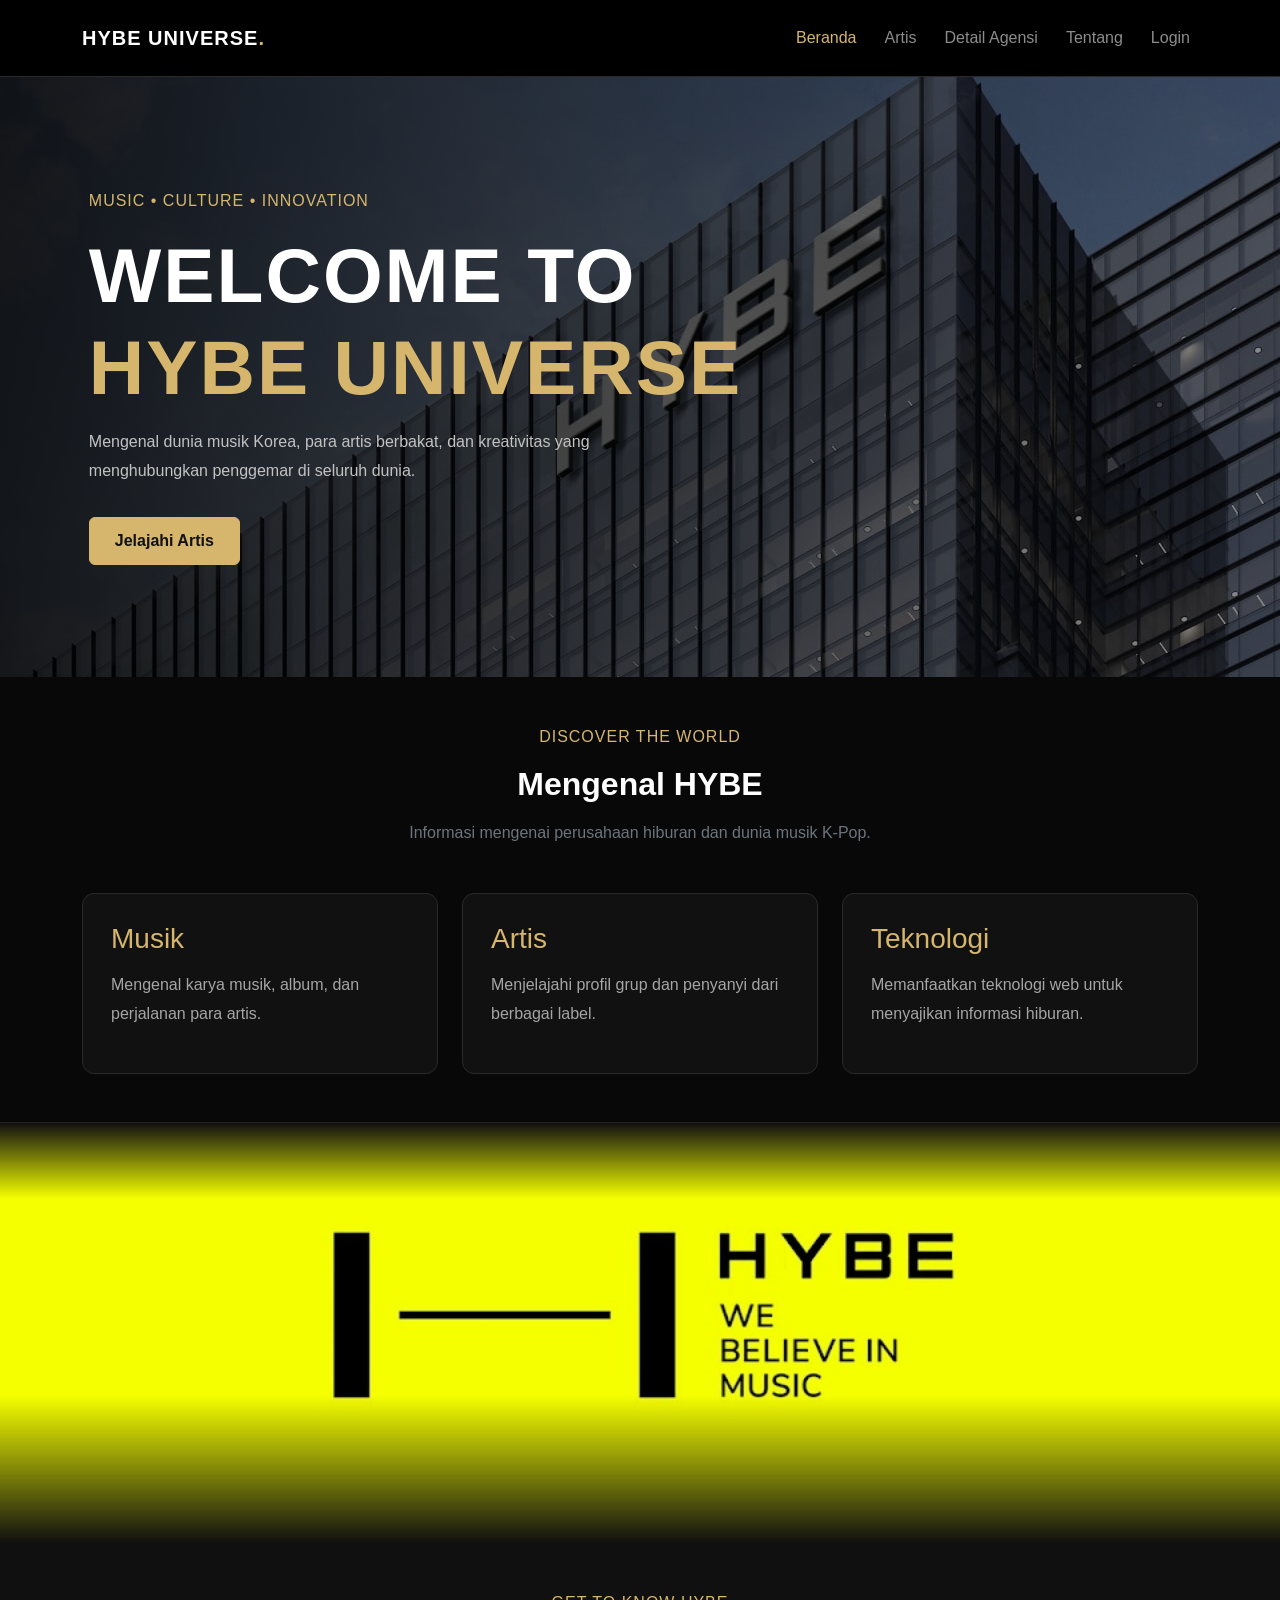
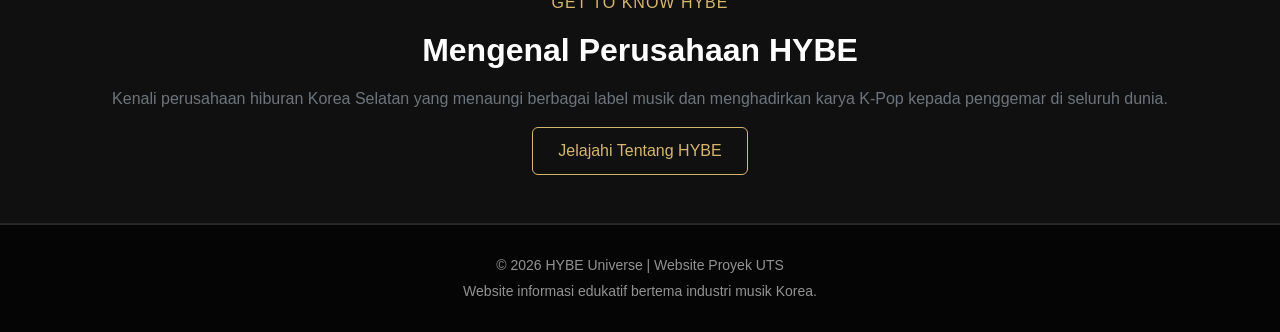
<file: index.html>
<!DOCTYPE html>
<html lang="id">
<head>
    <meta charset="UTF-8">
    <meta name="viewport" content="width=device-width, initial-scale=1.0">
    <title>HYBE Universe | Beranda</title>
    <link href="https://cdn.jsdelivr.net/npm/bootstrap@5.3.8/dist/css/bootstrap.min.css" rel="stylesheet">
    <link rel="stylesheet" href="css/style.css">
</head>

<body>
    <nav class="navbar navbar-expand-lg navbar-dark bg-black sticky-top">
        <div class="container">
            <a class="navbar-brand fw-bold" href="index.html">HYBE UNIVERSE<span>.</span></a>
            <button class="navbar-toggler" type="button" data-bs-toggle="collapse" data-bs-target="#menu">
                <span class="navbar-toggler-icon"></span>
            </button>
            <div class="collapse navbar-collapse" id="menu">
                <ul class="navbar-nav ms-auto">
                    <li class="nav-item"><a class="nav-link active" href="index.html">Beranda</a></li>
                    <li class="nav-item"><a class="nav-link" href="artis.html">Artis</a></li>
                    <li class="nav-item"><a class="nav-link" href="detail.html?jenis=agensi">Detail Agensi</a></li>
                    <li class="nav-item"><a class="nav-link" href="tentang.html">Tentang</a></li>
                    <li class="nav-item"><a class="nav-link" href="login.html">Login</a></li>
                </ul>
            </div>
        </div>
    </nav>
    
    <header class="hero">
        <div class="container">
            <p class="text-gold">MUSIC • CULTURE • INNOVATION</p>
            <h1>WELCOME TO<br><span>HYBE UNIVERSE</span></h1>
            <p class="hero-text">
                Mengenal dunia musik Korea, para artis berbakat,
                dan kreativitas yang menghubungkan penggemar di seluruh dunia.</p>
            <a href="artis.html" class="btn btn-gold mt-3">Jelajahi Artis</a>
        </div>
    </header>

    <section class="container py-5">
        <div class="text-center mb-5">
            <p class="text-gold">DISCOVER THE WORLD</p>
            <h2 class="section-title">Mengenal HYBE</h2>
            <p class="text-secondary">Informasi mengenai perusahaan hiburan dan dunia musik K-Pop.</p>
        </div>

        <div class="row g-4">
            <div class="col-md-4">
                <div class="info-card h-100">
                    <h3>Musik</h3>
                    <p>Mengenal karya musik, album, dan perjalanan para artis.</p>
                </div>
            </div>

            <div class="col-md-4">
                <div class="info-card h-100">
                    <h3>Artis</h3>
                    <p>Menjelajahi profil grup dan penyanyi dari berbagai label.</p>
                </div>
            </div>

            <div class="col-md-4">
                <div class="info-card h-100">
                    <h3>Teknologi</h3>
                    <p>Memanfaatkan teknologi web untuk menyajikan informasi hiburan.</p>
                </div>
            </div>
        </div>
    </section>

    <section class="highlight-section">
        <div class="hybe-image">
            <img src="GAMBAR/Label HYBE.jpg"
                 alt="Logo HYBE We Believe in Music"
                 class="hybe-logo">
        </div>

        <div class="container text-center py-5">
            <p class="text-gold">GET TO KNOW HYBE</p>
            <h2 class="section-title">Mengenal Perusahaan HYBE</h2>
            <p class="text-secondary">
                Kenali perusahaan hiburan Korea Selatan yang menaungi
                berbagai label musik dan menghadirkan karya K-Pop
                kepada penggemar di seluruh dunia.</p>
            <a href="tentang.html" class="btn btn-outline-gold">Jelajahi Tentang HYBE</a>
        </div>
    </section>

    <footer class="footer text-center">
        <p>© 2026 HYBE Universe | Website Proyek UTS</p>
        <p>Website informasi edukatif bertema industri musik Korea.</p>
    </footer>

    <script src="https://cdn.jsdelivr.net/npm/bootstrap@5.3.8/dist/js/bootstrap.bundle.min.js"></script>
</body>
</html>
</file>
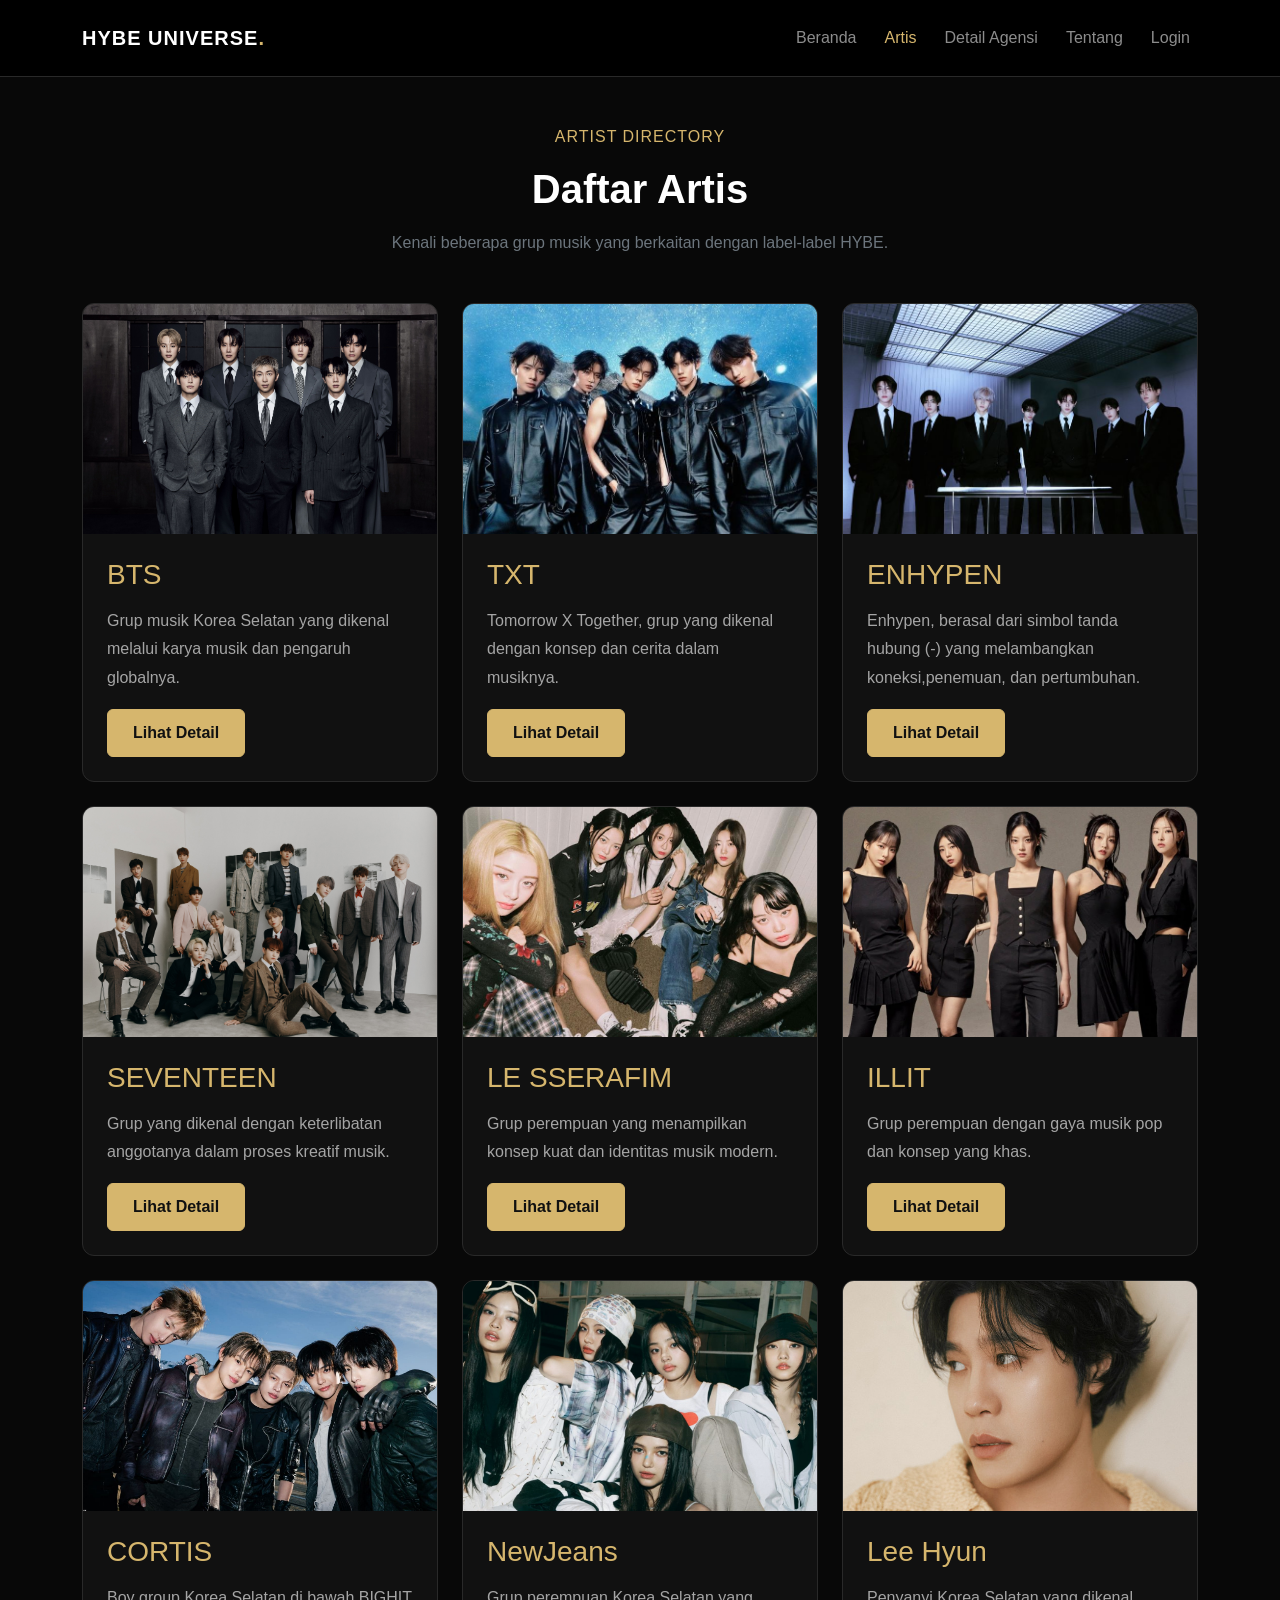
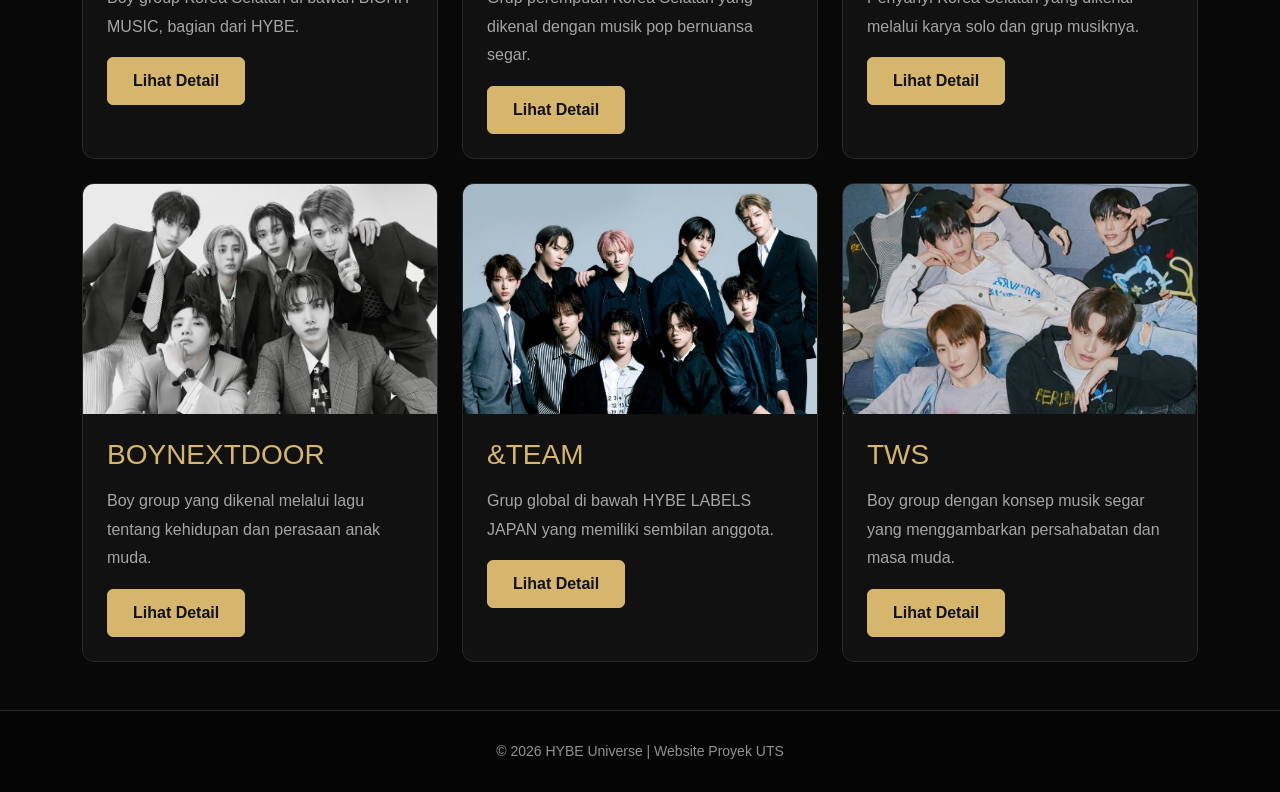
<file: artis.html>
<!DOCTYPE html>
<html lang="id">
<head>
    <meta charset="UTF-8">
    <meta name="viewport" content="width=device-width, initial-scale=1.0">
    <title>HYBE Universe | Daftar Artis</title>
    <link href="https://cdn.jsdelivr.net/npm/bootstrap@5.3.8/dist/css/bootstrap.min.css" rel="stylesheet">
    <link rel="stylesheet" href="css/style.css">
</head>

<body>
    <nav class="navbar navbar-expand-lg navbar-dark bg-black sticky-top">
        <div class="container">
            <a class="navbar-brand fw-bold" href="index.html">HYBE UNIVERSE<span>.</span></a>
            <button class="navbar-toggler" data-bs-toggle="collapse" data-bs-target="#menu">
                <span class="navbar-toggler-icon"></span>
            </button>
            <div class="collapse navbar-collapse" id="menu">
                <ul class="navbar-nav ms-auto">
                    <li class="nav-item"><a class="nav-link" href="index.html">Beranda</a></li>
                    <li class="nav-item"><a class="nav-link active" href="artis.html">Artis</a></li>
                    <li class="nav-item"><a class="nav-link" href="detail.html?jenis=agensi">Detail Agensi</a></li>
                    <li class="nav-item"><a class="nav-link" href="tentang.html">Tentang</a></li>
                    <li class="nav-item"><a class="nav-link" href="login.html">Login</a></li>
                </ul>
            </div>
        </div>
    </nav>

    <section class="container py-5">
        <div class="text-center mb-5">
            <p class="text-gold">ARTIST DIRECTORY</p>
            <h1 class="section-title">Daftar Artis</h1>
            <p class="text-secondary">Kenali beberapa grup musik yang berkaitan dengan label-label HYBE.</p>
        </div>

        <div class="row g-4">
            <div class="col-md-6 col-lg-4">
                <div class="artist-card h-100">
                    <img src="GAMBAR/BTS.jpg"
                            alt="Foto grup BTS"
                            class="artist-img">
                    <div class="p-4">
                        <h3>BTS</h3>
                        <p>Grup musik Korea Selatan yang dikenal melalui karya musik dan pengaruh globalnya.</p>
                        <a href="detail.html?artis=BTS" class="btn btn-gold">Lihat Detail</a>
                    </div>
                </div>
            </div>

            <div class="col-md-6 col-lg-4">
                <div class="artist-card h-100">
                    <img src="GAMBAR/TXT.jpg"
                            alt="Foto grup TXT"
                            class="artist-img">
                    <div class="p-4">
                        <h3>TXT</h3>
                        <p>Tomorrow X Together, grup yang dikenal dengan konsep dan cerita dalam musiknya.</p>
                        <a href="detail.html?artis=TXT" class="btn btn-gold">Lihat Detail</a>
                    </div>
                </div>
            </div>

            <div class="col-md-6 col-lg-4">
                <div class="artist-card h-100">
                    <img src="GAMBAR/ENHYPEN.jpg"
                            alt="Foto grup ENHYPEN"
                            class="artist-img">
                    <div class="p-4">
                        <h3>ENHYPEN</h3>
                        <p>Enhypen, berasal dari simbol tanda hubung (-) yang melambangkan koneksi,penemuan, dan pertumbuhan.</p>
                        <a href="detail.html?artis=ENHYPEN" class="btn btn-gold">Lihat Detail</a>
                    </div>
                </div>
            </div>

            <div class="col-md-6 col-lg-4">
                <div class="artist-card h-100">
                    <img src="GAMBAR/SEVENTEEN.jpg"
                            alt="Foto grup SEVENTEEN"
                            class="artist-img">
                    <div class="p-4">
                        <h3>SEVENTEEN</h3>
                        <p>Grup yang dikenal dengan keterlibatan anggotanya dalam proses kreatif musik.</p>
                        <a href="detail.html?artis=SEVENTEEN" class="btn btn-gold">Lihat Detail</a>
                    </div>
                </div>
            </div>

            <div class="col-md-6 col-lg-4">
                <div class="artist-card h-100">
                    <img src="GAMBAR/LE SSERAFIM.jpg"
                            alt="Foto grup LE SSERAFIM"
                            class="artist-img">
                    <div class="p-4">
                        <h3>LE SSERAFIM</h3>
                        <p>Grup perempuan yang menampilkan konsep kuat dan identitas musik modern.</p>
                        <a href="detail.html?artis=LE%20SSERAFIM" class="btn btn-gold">Lihat Detail</a>
                    </div>
                </div>
            </div>

            <div class="col-md-6 col-lg-4">
                <div class="artist-card h-100">
                    <img src="GAMBAR/ILLIT.jpg"
                            alt="Foto grup ILLIT"
                            class="artist-img">
                    <div class="p-4">
                        <h3>ILLIT</h3>
                        <p>Grup perempuan dengan gaya musik pop dan konsep yang khas.</p>
                        <a href="detail.html?artis=ILLIT" class="btn btn-gold">Lihat Detail</a>
                    </div>
                </div>
            </div>

           <div class="col-md-6 col-lg-4">
                <div class="artist-card h-100">
                    <img src="GAMBAR/CORTIS.jpg"
                            alt="Foto grup CORTIS"
                            class="artist-img">
                    <div class="p-4">
                        <h3>CORTIS</h3>
                        <p>Boy group Korea Selatan di bawah BIGHIT MUSIC, bagian dari HYBE.</p>
                        <a href="detail.html?artis=CORTIS" class="btn btn-gold">Lihat Detail</a>
                    </div>
                </div>
            </div>

            <div class="col-md-6 col-lg-4">
                <div class="artist-card h-100">
                    <img src="GAMBAR/NEWJEANS.jpg"
                            alt="Foto grup NewJeans"
                            class="artist-img">
                    <div class="p-4">
                        <h3>NewJeans</h3>
                        <p>Grup perempuan Korea Selatan yang dikenal dengan musik pop bernuansa segar.</p>
                        <a href="detail.html?artis=NEWJEANS" class="btn btn-gold">Lihat Detail</a>
                    </div>
                </div>
            </div>

            <div class="col-md-6 col-lg-4">
                <div class="artist-card h-100">
                    <img src="GAMBAR/LEE HYUN.jpg"
                            alt="Foto penyanyi Lee Hyun"
                            class="artist-img">
                    <div class="p-4">
                        <h3>Lee Hyun</h3>
                        <p>Penyanyi Korea Selatan yang dikenal melalui karya solo dan grup musiknya.</p>
                        <a href="detail.html?artis=LEE HYUN" class="btn btn-gold">Lihat Detail</a>
                    </div>
                </div>
            </div>

            <div class="col-md-6 col-lg-4">
                <div class="artist-card h-100">
                    <img src="GAMBAR/BOYNEXTDOOR.jpg"
                        alt="Foto grup BOYNEXTDOOR"
                        class="artist-img">
                    <div class="p-4">
                        <h3>BOYNEXTDOOR</h3>
                        <p>Boy group yang dikenal melalui lagu tentang kehidupan dan perasaan anak muda.</p>
                        <a href="detail.html?artis=BOYNEXTDOOR"
                        class="btn btn-gold">Lihat Detail</a>
                    </div>
                </div>
            </div>

            <div class="col-md-6 col-lg-4">
                <div class="artist-card h-100">
                    <img src="GAMBAR/&TEAM.jpg"
                        alt="Foto grup &TEAM"
                        class="artist-img">
                    <div class="p-4">
                        <h3>&TEAM</h3>
                        <p>Grup global di bawah HYBE LABELS JAPAN yang memiliki sembilan anggota.</p>
                        <a href="detail.html?artis=%26TEAM"
                        class="btn btn-gold">Lihat Detail</a>
                    </div>
                </div>
            </div>

            <div class="col-md-6 col-lg-4">
                <div class="artist-card h-100">
                    <img src="GAMBAR/TWS.jpg"
                        alt="Foto grup TWS"
                        class="artist-img">
                    <div class="p-4">
                        <h3>TWS</h3>
                        <p>Boy group dengan konsep musik segar yang menggambarkan persahabatan dan masa muda.</p>
                        <a href="detail.html?artis=TWS"
                        class="btn btn-gold">Lihat Detail</a>
                    </div>
                </div>
            </div>
        </div>
    </section>

    <footer class="footer text-center">
        <p>© 2026 HYBE Universe | Website Proyek UTS</p>
    </footer>

    <script src="https://cdn.jsdelivr.net/npm/bootstrap@5.3.8/dist/js/bootstrap.bundle.min.js"></script>
</body>
</html>
</file>
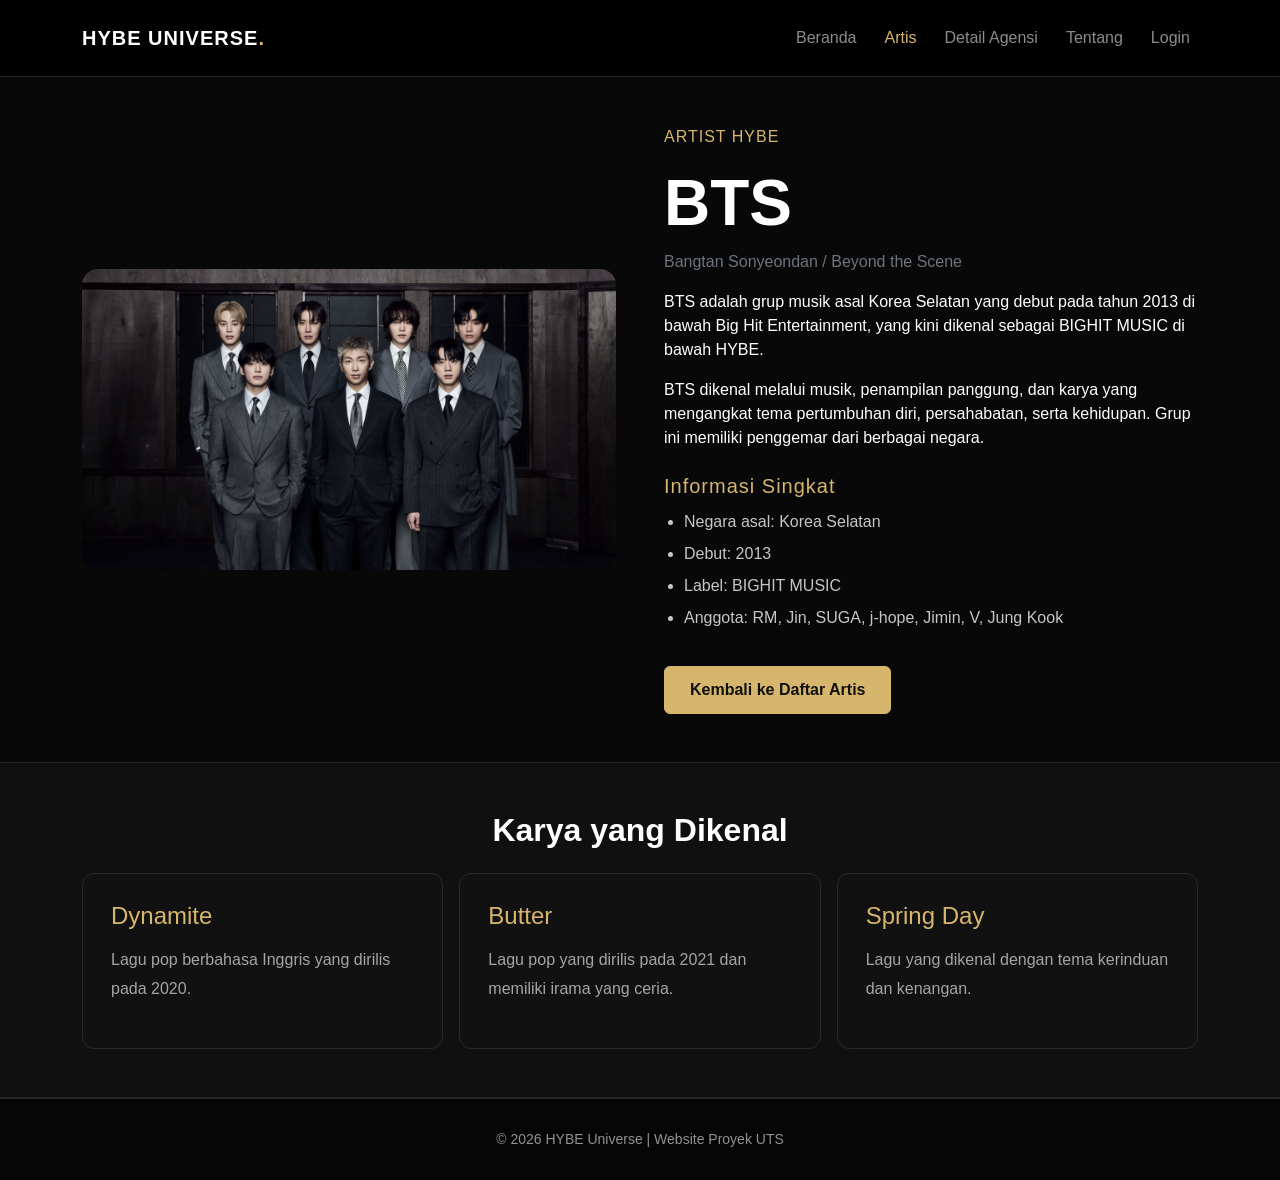
<file: detail.html>
<!DOCTYPE html>
<html lang="id">
<head>
    <meta charset="UTF-8">
    <meta name="viewport" content="width=device-width, initial-scale=1.0">
    <title>HYBE Universe | Detail Agensi</title>
    <link href="https://cdn.jsdelivr.net/npm/bootstrap@5.3.8/dist/css/bootstrap.min.css" rel="stylesheet">
    <link rel="stylesheet" href="css/style.css">
</head>

<body>
    <nav class="navbar navbar-expand-lg navbar-dark bg-black sticky-top">
        <div class="container">
            <a class="navbar-brand fw-bold" href="index.html">HYBE UNIVERSE<span>.</span></a>
            <button class="navbar-toggler" type="button"
                    data-bs-toggle="collapse"
                    data-bs-target="#menu"
                    aria-controls="menu"
                    aria-expanded="false"
                    aria-label="Buka navigasi">
                    <span class="navbar-toggler-icon"></span>
            </button>
            <div class="collapse navbar-collapse" id="menu">
                <ul class="navbar-nav ms-auto">
                    <li class="nav-item"><a class="nav-link" href="index.html">Beranda</a></li>
                    <li class="nav-item"><a class="nav-link" href="artis.html" id="menuArtis">Artis</a></li>
                    <li class="nav-item"><a class="nav-link" href="detail.html?jenis=agensi" id="menuAgensi">Detail Agensi</a></li>
                    <li class="nav-item"><a class="nav-link" href="tentang.html">Tentang</a></li>
                    <li class="nav-item"><a class="nav-link" href="login.html">Login</a></li>
                </ul>
            </div>
        </div>
    </nav>

    <section class="container py-5" id="kontenDetail" hidden>
        <div class="row align-items-center g-5">
            <div class="col-lg-6">
                <img id="gambarArtis"
                     src="GAMBAR/BTS.jpg"
                     alt="Foto grup BTS"
                     class="img-fluid rounded-4">
            </div>

            <div class="col-lg-6">
                <p class="text-gold">ARTIST HYBE</p>
                <h1 class="display-3 fw-bold" id="namaArtis">BTS</h1>
                <p class="text-secondary" id="namaLain">Bangtan Sonyeondan / Beyond the Scene</p>
                <p id="deskripsiArtis">
                    BTS adalah grup musik asal Korea Selatan yang debut pada tahun 2013
                    di bawah Big Hit Entertainment, yang kini dikenal sebagai BIGHIT MUSIC
                    di bawah HYBE.</p>
                <p id="deskripsiTambahan">
                    BTS dikenal melalui musik, penampilan panggung, dan karya yang
                    mengangkat tema pertumbuhan diri, persahabatan, serta kehidupan.
                    Grup ini memiliki penggemar dari berbagai negara.</p>

                <h5 class="text-gold mt-4">Informasi Singkat</h5>
                <ul class="detail-list">
                    <li id="negaraArtis">Negara asal: Korea Selatan</li>
                    <li id="debutArtis">Debut: 2013</li>
                    <li id="agensiArtis">Label: BIGHIT MUSIC</li>
                    <li id="anggotaArtis">Anggota: RM, Jin, SUGA, j-hope, Jimin, V, Jung Kook</li>
                </ul>
                <a href="artis.html" class="btn btn-gold mt-3">Kembali ke Daftar Artis</a>
            </div>
        </div>
    </section>

    <section class="highlight-section py-5" id="bagianKarya" hidden>
        <div class="container">
            <h2 class="section-title text-center mb-4">Karya yang Dikenal</h2>
            <div class="row g-3" id="daftarKarya">
                <div class="col-md-4">
                    <div class="info-card">
                        <h4>Dynamite</h4>
                        <p>Lagu pop berbahasa Inggris yang dirilis pada 2020.</p>
                    </div>
                </div>

                <div class="col-md-4">
                    <div class="info-card">
                        <h4>Butter</h4>
                        <p>Lagu pop yang dirilis pada 2021 dan memiliki irama yang ceria.</p>
                    </div>
                </div>

                <div class="col-md-4">
                    <div class="info-card">
                        <h4>Spring Day</h4>
                        <p>Lagu yang dikenal dengan tema kerinduan dan kenangan.</p>
                    </div>
                </div>
            </div>
        </div>
    </section>

    <section class="container py-5" id="kontenAgensi" hidden>
        <div class="text-center mb-5">
            <p class="text-gold">HYBE LABELS</p>
            <h1 class="section-title">Detail Agensi</h1>
            <p class="text-secondary">Kenali label musik dan artis yang berkaitan dengan HYBE.</p>
        </div>

        <div class="row g-4">
            <div class="col-md-6 col-lg-4">
                <div class="artist-card h-100 p-4">
                    <h3>BIGHIT MUSIC</h3>
                    <p> Big Hit Music adalah label pertama yang melahirkan HYBE. Didirikan oleh Bang Si Hyuk, label ini masih menjadi rumah bagi beberapa artis papan atas.</p>
                    <p> – BTS merupakan grup K-Pop yang debut pada 13 Juni 2013. Grup ini beranggotakan RM, Jin, SUGA, j-hope, Jimin, V, dan Jung Kook. BTS dikenal melalui lagu-lagu yang membahas perjalanan hidup, kepercayaan diri, mimpi, dan kesehatan emosional. Nama fandom BTS adalah ARMY, singkatan dari Adorable Representative M.C. for Youth.</p>
                    <p> – TOMORROW X TOGETHER (TXT) debut pada 4 Maret 2019 dengan lima anggota, yaitu Soobin, Yeonjun, Beomgyu, Taehyun, dan Huening Kai. Grup ini dikenal dengan konsep kreatif yang mengangkat persahabatan, masa muda, pertumbuhan, dan pencarian jati diri. Nama fandom TXT adalah MOA, singkatan dari Moments of Alwaysness.</p>
                    <p> – CORTIS adalah grup K-Pop pria di bawah naungan BIGHIT MUSIC yang debut pada 18 Agustus 2025. Grup ini terdiri dari lima anggota, yaitu Martin, James, Juhoon, Seonghyeon, dan Keonho. Nama fandom resmi CORTIS adalah COER, yang diumumkan oleh BIGHIT MUSIC pada November 2025. Nama ini menggabungkan kata “COR” dari CORTIS dan “ER” yang menggambarkan orang-orang yang berdiri bersama.</p>
                </div>
            </div>

            <div class="col-md-6 col-lg-4">
                <div class="artist-card h-100 p-4">
                    <h3>PLEDIS ENTERTAINMENT</h3>
                    <p> PLEDIS Entertainment adalah perusahaan hiburan asal Korea Selatan yang dikenal sebagai salah satu label di bawah HYBE. Perusahaan ini berfokus pada pengembangan artis, produksi musik, dan kegiatan hiburan.</p>
                    <p> – SEVENTEEN merupakan grup K-Pop yang debut pada 26 Mei 2015 dan memiliki 13 anggota, yaitu S.Coups, Jeonghan, Joshua, Jun, Hoshi, Wonwoo, Woozi, DK, Mingyu, The8, Seungkwan, Vernon, dan Dino. Grup ini terkenal karena kemampuan anggotanya dalam menciptakan lagu, koreografi, serta mengatur penampilan mereka sendiri. Nama fandom mereka adalah CARAT.</p>
                    <p> – TWS (Twenty Four Seven With Us): Grup yang debut pada 22 Januari 2024 dengan enam anggota, yaitu Shinyu, Dohoon, Youngjae, Hanjin, Jihoon, dan Kyungmin. TWS dikenal melalui konsep boyhood pop yang menggambarkan pengalaman masa muda, persahabatan, dan kehidupan sehari-hari. Nama fandom mereka adalah 42 (SAI).</p>
                </div>
            </div>

            <div class="col-md-6 col-lg-4">
                <div class="artist-card h-100 p-4">
                    <h3>BELIFT LAB</h3>
                    <p> Berdiri sejak 2018, BELIFT LAB adalah hasil kerja sama HYBE dengan CJ ENM. Label ini melahirkan grup-grup hasil survival show.
                    <P> – ENHYPEN: Grup yang dibentuk melalui program survival I-LAND dan debut pada 30 November 2020. Grup ini memiliki tujuh anggota, yaitu Jungwon, Heeseung, Jay, Jake, Sunghoon, Sunoo, dan Ni-ki. ENHYPEN dikenal dengan konsep musik dan visual yang sering mengangkat cerita fantasi, misteri, serta vampir. Nama fandom mereka adalah ENGENE.</P>
                    <P> – ILLIT: Grup yang debut pada 25 Maret 2024. Grup ini dikenal dengan konsep musik yang ceria, modern, dan dekat dengan kehidupan remaja. ILLIT awalnya debut dengan lima anggota, yaitu Yunah, Minju, Moka, Wonhee, dan Iroha. Nama fandom mereka adalah GLLIT.</p>
                </div>
            </div>

            <div class="col-md-6 col-lg-4">
                <div class="artist-card h-100 p-4">
                    <h3>SOURCE MUSIC</h3>
                    <p> SOURCE MUSIC adalah agensi hiburan Korea Selatan yang didirikan pada tahun 2009 dan menjadi bagian dari HYBE pada tahun 2020. Agensi ini berfokus pada pengembangan artis perempuan, produksi musik, koreografi, serta pembentukan identitas dan konsep grup. SOURCE MUSIC dikenal sebagai agensi yang menaungi LE SSERAFIM.</p>
                    <p> LE SSERAFIM: Grup perempuan yang debut pada 2 Mei 2022. Grup ini dikenal melalui konsep percaya diri, keberanian menghadapi tantangan, dan keinginan untuk terus berkembang. LE SSERAFIM saat ini dikenal dengan lima anggota, yaitu Sakura, Kim Chaewon, Huh Yunjin, Kazuha, dan Hong Eunchae. Nama fandom mereka adalah FEARNOT.</p>
                </div>
            </div>

            <div class="col-md-6 col-lg-4">
                <div class="artist-card h-100 p-4">
                    <h3>KOZ ENTERTAINMENT</h3>
                    <p> KOZ Entertainment adalah agensi musik Korea Selatan yang didirikan oleh rapper dan produser Zico pada tahun 2018. KOZ kemudian bergabung dengan HYBE pada tahun 2020. Agensi ini mengutamakan kreativitas, keunikan musikal, dan kebebasan berekspresi dalam menghasilkan karya. KOZ Entertainment menaungi artis solo dan grup yang memiliki karakter musik tersendiri.</p>
                    <p> – Zico: Artis solo, rapper, produser musik, dan pendiri KOZ Entertainment. Ia dikenal karena kemampuannya menulis lagu, memproduksi musik, serta menggabungkan unsur hip-hop dan pop.</p>
                    <p> – BOYNEXTDOOR: Grup laki-laki yang debut pada 30 Mei 2023 dengan enam anggota, yaitu Sungho, Riwoo, Jaehyun, Taesan, Leehan, dan Woonhak. Grup ini mengusung konsep yang dekat dengan kehidupan sehari-hari anak muda, seperti cinta, persahabatan, dan pengalaman masa remaja. Nama fandom mereka adalah ONEDOOR.</p>
                </div>
            </div>

            <div class="col-md-6 col-lg-4">
                <div class="artist-card h-100 p-4">
                    <h3>HYBE LABELS JAPAN</h3>
                    <p> HYBE LABELS JAPAN merupakan perusahaan hiburan yang berfokus pada pengembangan artis dan kegiatan musik di Jepang. Perusahaan ini menjadi bagian dari strategi HYBE untuk memperluas jangkauan musik ke pasar internasional. Agensi ini mengembangkan artis melalui pelatihan, produksi lagu, koreografi, promosi, serta kegiatan pertunjukan di Jepang dan berbagai negara lainnya.</p>
                    <p> &TEAM: Grup laki-laki yang debut pada 7 Desember 2022 dengan sembilan anggota, yaitu K, Fuma, Nicholas, EJ, Yuma, Jo, Harua, Taki, dan Maki. &TEAM dikenal dengan konsep kerja sama, semangat, pertumbuhan, dan hubungan antaranggotanya. Grup ini menggunakan bahasa Jepang dan Korea dalam kegiatan musiknya. Nama fandom mereka adalah LUNÉ, yang berkaitan dengan kata Prancis untuk bulan.</p>
                </div>
            </div>

            <div class="col-md-6 col-lg-4">
                <div class="artist-card h-100 p-4">
                    <h3>ADOR</h3>
                    <p> ADOR merupakan singkatan dari All Doors One Room, yaitu label hiburan Korea Selatan yang didirikan pada tahun 2021 dan menjadi bagian dari HYBE. ADOR dikenal dengan pendekatan kreatif dalam membangun identitas artis, mulai dari konsep visual, gaya berpakaian, musik, hingga strategi promosi. Label ini dikenal luas melalui grup perempuan NewJeans.</p>
                    <p> NewJeans: Grup perempuan yang debut pada 22 Juli 2022 dengan lima anggota, yaitu Minji, Hanni, Danielle, Haerin, dan Hyein. NewJeans dikenal melalui musik pop dengan nuansa R&B, konsep visual yang sederhana, serta gaya yang terinspirasi dari tren masa muda. Nama fandom mereka adalah Bunnies, yang juga dikenal dengan sebutan Korea Tokki.</p>
                </div>
            </div>

            <div class="col-md-6 col-lg-4">
                <div class="artist-card h-100 p-4">
                    <h3>BIG HIT MUSIC SOLO ARTIST</h3>
                    <p> Selain menaungi grup musik, BIGHIT MUSIC juga mengelola artis solo. Artis solo memiliki kesempatan untuk mengembangkan identitas musikal, gaya bernyanyi, dan karakter penampilan mereka sendiri. Melalui proses produksi dan promosi, artis dapat menghasilkan karya yang berbeda dari konsep grup.</p>
                    <p> Lee Hyun: Penyanyi solo asal Korea Selatan yang dikenal melalui kemampuan vokalnya dan lagu-lagu bergenre pop serta balada. Ia pernah menjadi anggota grup vokal 8Eight dan duo Homme, serta berkarier sebagai penyanyi solo di bawah Big Hit Entertainment. Lee Hyun dikenal karena karakter suaranya yang kuat dan kemampuannya membawakan lagu emosional. Informasi nama fandom resmi khusus Lee Hyun tidak dapat saya pastikan.</p>
                </div>
            </div>
        </div>

        <div class="text-center mt-4">
            <a href="artis.html" class="btn btn-gold">Kembali ke Daftar Artis</a>
        </div>
    </section>

    <footer class="footer text-center">
        <p>© 2026 HYBE Universe | Website Proyek UTS</p>
    </footer>

    <script src="https://cdn.jsdelivr.net/npm/bootstrap@5.3.8/dist/js/bootstrap.bundle.min.js"></script>
    <script src="js/detail.js"></script>
</body>
</html>
</file>
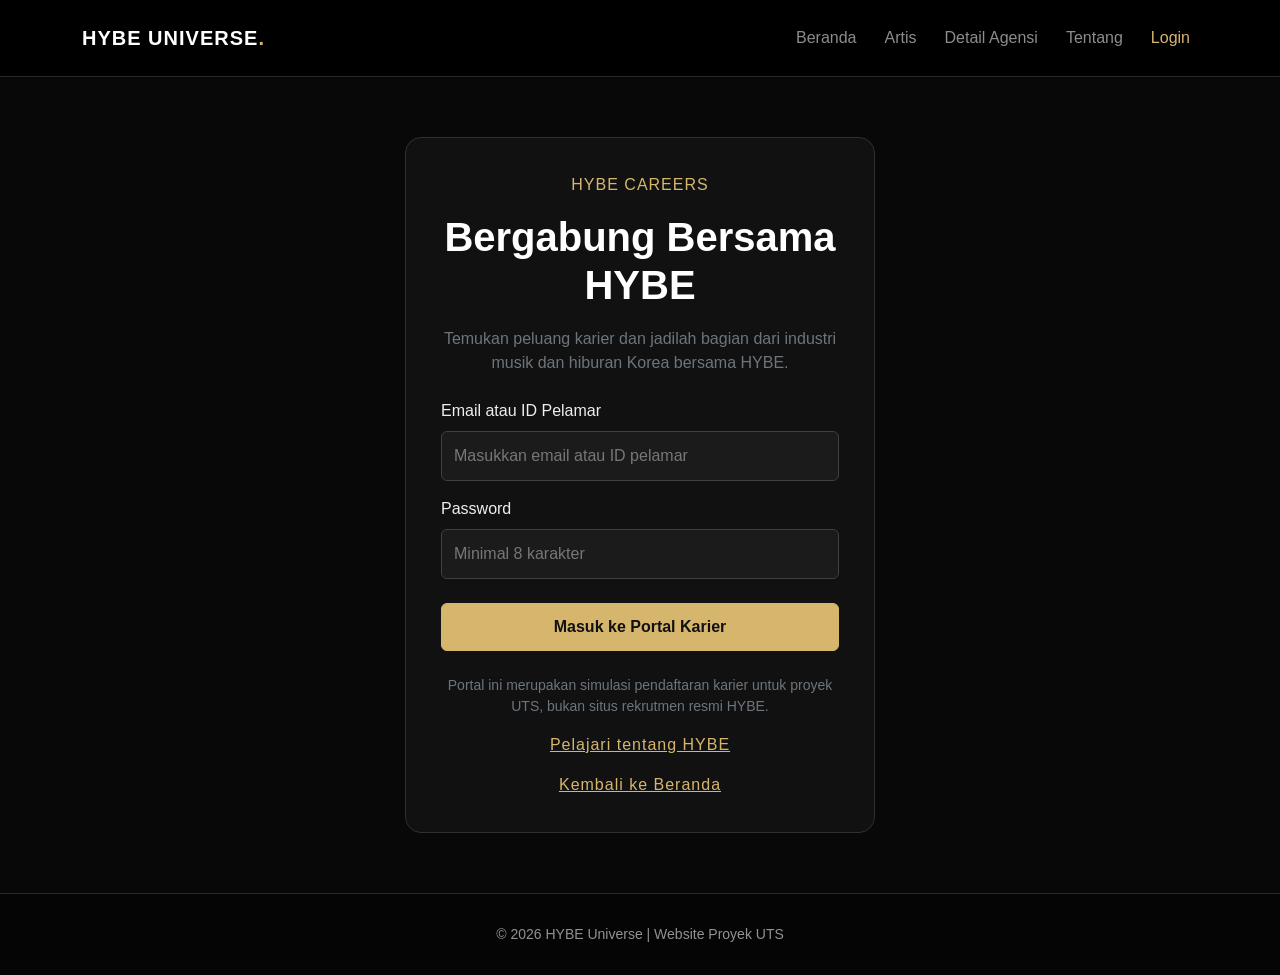
<file: login.html>
<!DOCTYPE html>
<html lang="id">
<head>
    <meta charset="UTF-8">
    <meta name="viewport" content="width=device-width, initial-scale=1.0">
    <title>HYBE Universe | Login</title>
    <link href="https://cdn.jsdelivr.net/npm/bootstrap@5.3.8/dist/css/bootstrap.min.css" rel="stylesheet">
    <link rel="stylesheet" href="css/style.css">
</head>

<body class="login-page">
    <nav class="navbar navbar-expand-lg navbar-dark bg-black">
        <div class="container">
            <a class="navbar-brand fw-bold" href="index.html">HYBE UNIVERSE<span>.</span></a>
            <button class="navbar-toggler"
                    type="button"
                    data-bs-toggle="collapse"
                    data-bs-target="#menu"
                    aria-controls="menu"
                    aria-expanded="false"
                    aria-label="Buka navigasi">
                <span class="navbar-toggler-icon"></span>
            </button>
            <div class="collapse navbar-collapse" id="menu">
                <ul class="navbar-nav ms-auto">
                    <li class="nav-item"><a class="nav-link" href="index.html">Beranda</a></li>
                    <li class="nav-item"><a class="nav-link" href="artis.html">Artis</a></li>
                    <li class="nav-item"><a class="nav-link" href="detail.html?jenis=agensi">Detail Agensi</a></li>
                    <li class="nav-item"><a class="nav-link" href="tentang.html">Tentang</a></li>
                    <li class="nav-item"><a class="nav-link active" href="login.html">Login</a></li>
                </ul>
            </div>
        </div>
    </nav>

    <main class="container login-container">
        <div class="login-card">
            <div class="text-center mb-4">
                <p class="text-gold">HYBE CAREERS</p>
                <h1 class="section-title">Bergabung Bersama HYBE</h1>
                <p class="text-secondary">
                    Temukan peluang karier dan jadilah bagian dari
                    industri musik dan hiburan Korea bersama HYBE.</p>
            </div>

            <div id="pesan" aria-live="polite"></div>
                <form id="formLogin" novalidate>
                    <div class="mb-3">
                        <label for="username" class="form-label">Email atau ID Pelamar</label>
                        <input
                            type="text"
                            class="form-control"
                            id="username"
                            placeholder="Masukkan email atau ID pelamar"
                            autocomplete="username"
                            required>
                    </div>

                    <div class="mb-3">
                        <label for="password" class="form-label">Password</label>
                        <input
                            type="password"
                            class="form-control"
                            id="password"
                            placeholder="Minimal 8 karakter"
                            minlength="8"
                            autocomplete="current-password"
                            required>
                    </div>
                    <button type="submit" class="btn btn-gold w-100 mt-2">Masuk ke Portal Karier</button>
                </form>

            <p class="text-secondary small mt-4 text-center">
                Portal ini merupakan simulasi pendaftaran karier untuk
                proyek UTS, bukan situs rekrutmen resmi HYBE.</p>
            <div class="text-center">
                <a href="tentang.html" class="text-gold">Pelajari tentang HYBE</a>
            </div>

            <div class="text-center mt-3">
                <a href="index.html" class="text-gold">Kembali ke Beranda</a>
            </div>
        </div>
    </main>

    <footer class="footer text-center">
        <p>© 2026 HYBE Universe | Website Proyek UTS</p>
    </footer>

    <script src="https://cdn.jsdelivr.net/npm/bootstrap@5.3.8/dist/js/bootstrap.bundle.min.js"></script>
    <script src="js/script.js"></script>
</body>
</html>
</file>
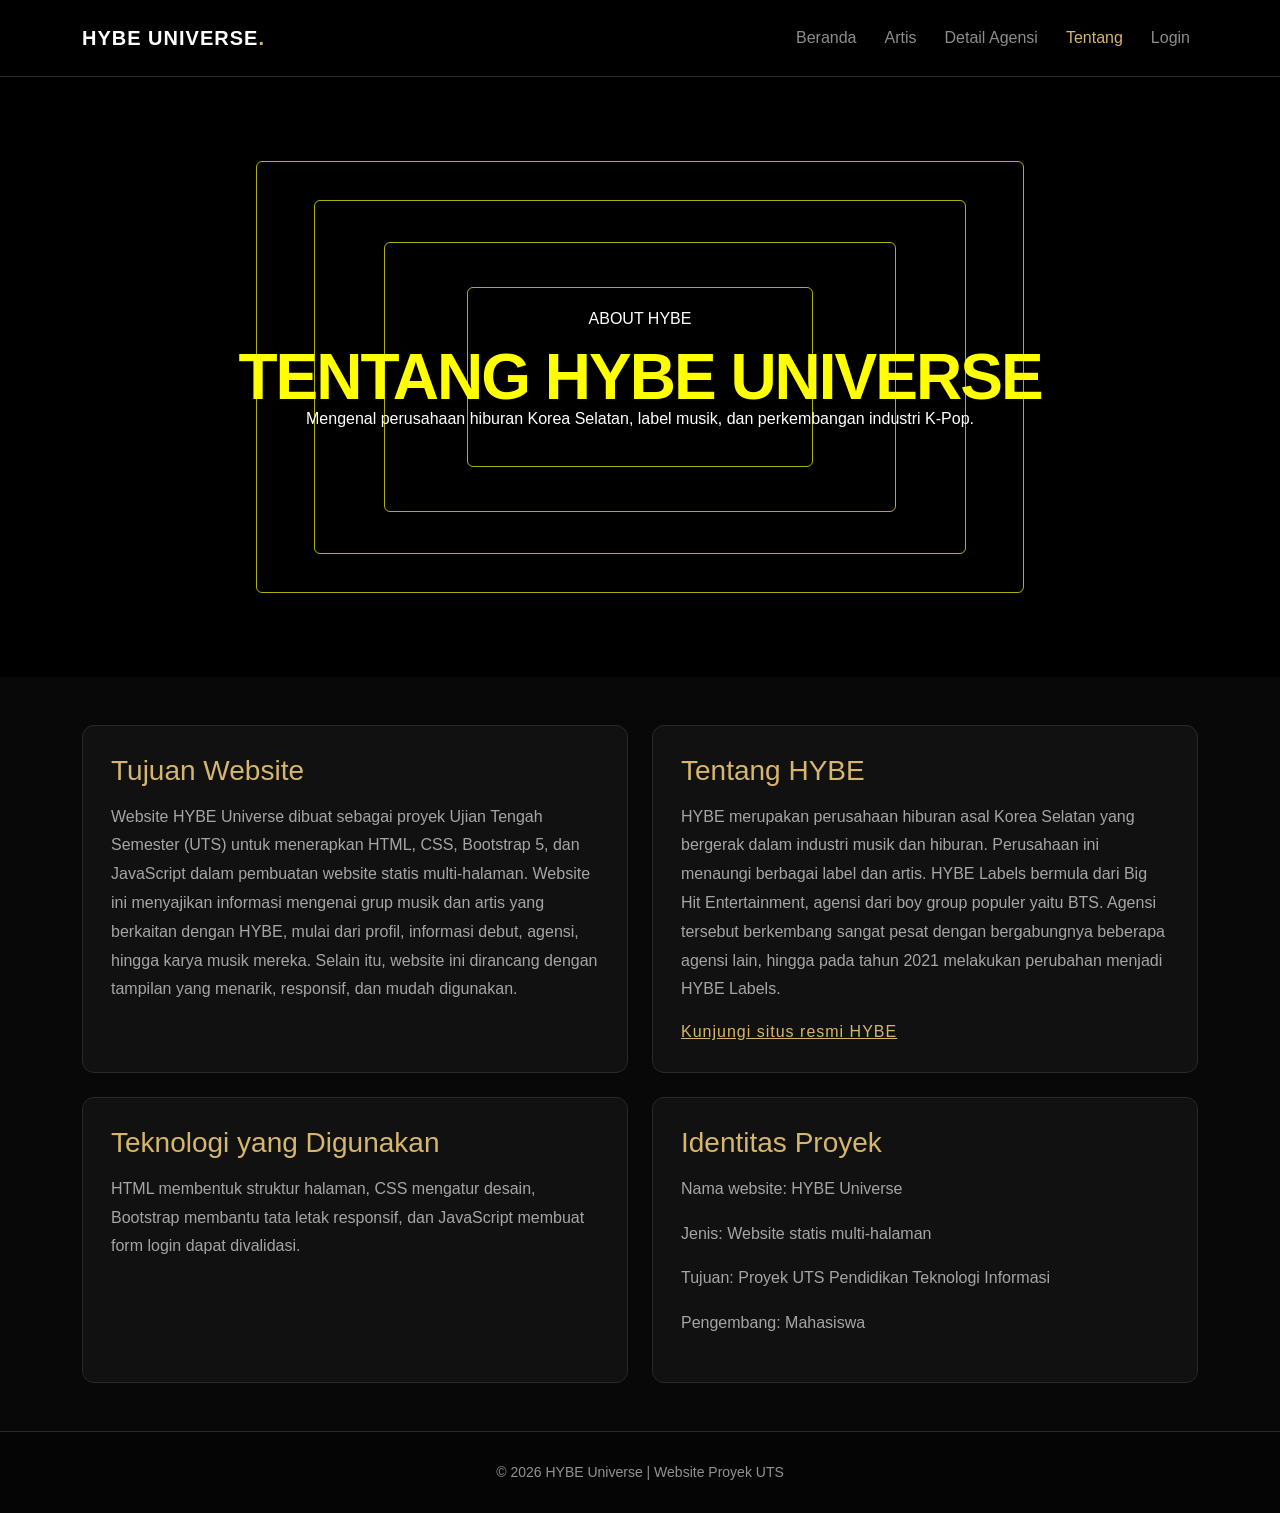
<file: tentang.html>
<!DOCTYPE html>
<html lang="id">
<head>
    <meta charset="UTF-8">
    <meta name="viewport" content="width=device-width, initial-scale=1.0">
    <title>HYBE Universe | Tentang</title>
    <link href="https://cdn.jsdelivr.net/npm/bootstrap@5.3.8/dist/css/bootstrap.min.css" rel="stylesheet">
    <link rel="stylesheet" href="css/style.css">
</head>

<body>
    <nav class="navbar navbar-expand-lg navbar-dark bg-black sticky-top">
        <div class="container">
            <a class="navbar-brand fw-bold" href="index.html">HYBE UNIVERSE<span>.</span></a>
            <button class="navbar-toggler" data-bs-toggle="collapse" data-bs-target="#menu">
                <span class="navbar-toggler-icon"></span>
            </button>
            <div class="collapse navbar-collapse" id="menu">
                <ul class="navbar-nav ms-auto">
                    <li class="nav-item"><a class="nav-link" href="index.html">Beranda</a></li>
                    <li class="nav-item"><a class="nav-link" href="artis.html">Artis</a></li>
                    <li class="nav-item"><a class="nav-link" href="detail.html?jenis=agensi">Detail Agensi</a></li>
                    <li class="nav-item"><a class="nav-link active" href="tentang.html">Tentang</a></li>
                    <li class="nav-item"><a class="nav-link" href="login.html">Login</a></li>
                </ul>
            </div>
        </div>
    </nav>

    <section class="hybe-animation">
        <div class="animated-box box-1"></div>
        <div class="animated-box box-2"></div>
        <div class="animated-box box-3"></div>
        <div class="animated-box box-4"></div>
        <div class="animation-text">
            <p>ABOUT HYBE</p>
            <h1>TENTANG HYBE UNIVERSE</h1>
            <p class="animation-description">Mengenal perusahaan hiburan Korea Selatan, label musik, dan perkembangan industri K-Pop.</p>
        </div>
    </section>

    <section class="container py-5">
        <div class="row g-4">
            <div class="col-md-6">
                <div class="info-card h-100">
                    <h3>Tujuan Website</h3>
                    <p> Website HYBE Universe dibuat sebagai proyek Ujian Tengah
                        Semester (UTS) untuk menerapkan HTML, CSS, Bootstrap 5, dan
                        JavaScript dalam pembuatan website statis multi-halaman.
                        Website ini menyajikan informasi mengenai grup musik dan
                        artis yang berkaitan dengan HYBE, mulai dari profil, informasi
                        debut, agensi, hingga karya musik mereka. Selain itu, website
                        ini dirancang dengan tampilan yang menarik, responsif, dan mudah digunakan.</p>
                </div>
            </div>

            <div class="col-md-6">
                <div class="info-card h-100">
                    <h3>Tentang HYBE</h3>
                    <p> HYBE merupakan perusahaan hiburan asal Korea Selatan yang
                        bergerak dalam industri musik dan hiburan. Perusahaan ini
                        menaungi berbagai label dan artis. HYBE Labels bermula dari
                        Big Hit Entertainment, agensi dari boy group populer yaitu BTS.
                        Agensi tersebut berkembang sangat pesat dengan bergabungnya
                        beberapa agensi lain, hingga pada tahun 2021 melakukan
                        perubahan menjadi HYBE Labels.</p>
                    <a href="https://hybecorp.com/eng/company/info" target="_blank" rel="noopener noreferrer" class="text-gold">
                        Kunjungi situs resmi HYBE</a>
                </div>
            </div>

            <div class="col-md-6">
                <div class="info-card h-100">
                    <h3>Teknologi yang Digunakan</h3>
                    <p> HTML membentuk struktur halaman, CSS mengatur desain,
                        Bootstrap membantu tata letak responsif, dan JavaScript
                        membuat form login dapat divalidasi.</p>
                </div>
            </div>

            <div class="col-md-6">
                <div class="info-card h-100">
                    <h3>Identitas Proyek</h3>
                    <p>Nama website: HYBE Universe</p>
                    <p>Jenis: Website statis multi-halaman</p>
                    <p>Tujuan: Proyek UTS Pendidikan Teknologi Informasi</p>
                    <p>Pengembang: Mahasiswa</p>
                </div>
            </div>
        </div>
    </section>

    <footer class="footer text-center">
        <p>© 2026 HYBE Universe | Website Proyek UTS</p>
    </footer>

    <script src="https://cdn.jsdelivr.net/npm/bootstrap@5.3.8/dist/js/bootstrap.bundle.min.js"></script>
</body>
</html>
</file>
<file: css/style.css>
/* 1. VARIABEL WARNA UTAMA WEBSITE Digunakan agar warna mudah diubah dan konsisten.*/
:root {
    --gold: #d6b66d;
    --black: #080808;
    --dark: #111111;
    --gray: #a5a5a5;
}

/* 2. PENGATURAN DASAR WEBSITE Mengatur jenis huruf, warna latar, dan margin.*/
body {
    font-family: Arial, sans-serif;
    background-color: var(--black);
    color: #ffffff;
    margin: 0;
}

/* 3. NAVBAR / MENU NAVIGASI Mengatur jarak dan garis bawah navbar.*/
.navbar {
    padding: 18px 0;
    border-bottom: 1px solid #292929;
}

/* Mengatur jarak antarhuruf pada logo website */
.navbar-brand {
    letter-spacing: 1px;
}

/* Memberikan warna emas pada tanda titik logo */
.navbar-brand span {
    color: var(--gold);
}

/* Mengatur jarak dan animasi warna pada menu navigasi */
.nav-link {
    margin-left: 12px;
    transition: color 0.3s;
}

/* Mengubah warna menu saat diarahkan atau sedang aktif */
.nav-link:hover,
.nav-link.active {
    color: var(--gold) !important;
}

/* 4. HERO SECTION BERANDA Bagian utama beranda dengan gambar latar gedung HYBE.*/
.hero {
    min-height: 600px;
    padding: 100px 6%;

    /* Mengatur isi hero agar tersusun vertikal */
    display: flex;
    flex-direction: column;
    justify-content: center;

    /* Memberikan lapisan gelap di atas gambar latar */
    background-image:
        linear-gradient(
            90deg,
            rgba(0, 0, 0, 0.88),
            rgba(0, 0, 0, 0.45)
        ),
        url("../GAMBAR/Gedung HYBE.jpg");

    /* Mengatur gambar agar memenuhi area hero */
    background-size: cover;
    background-position: center;
    background-repeat: no-repeat;

    color: white;
}

/* Mengatur ukuran, ketebalan, dan jarak judul hero */
.hero h1 {
    font-size: clamp(2.5rem, 6vw, 5rem);
    font-weight: 800;
    letter-spacing: 2px;
    margin: 15px 0;
}

/* Memberikan warna emas pada teks tertentu di judul hero */
.hero h1 span {
    color: var(--gold);
}

/* Mengatur warna dan lebar teks penjelasan hero */
.hero-text {
    color: #c2c2c2;
    max-width: 600px;
    line-height: 1.8;
}

/* 5. WARNA TEKS EMAS Digunakan pada label, tautan, dan teks khusus.*/
.text-gold {
    color: var(--gold) !important;
    letter-spacing: 1px;
}

/* 6. TOMBOL UTAMA BERWARNA EMAS Mengatur tampilan tombol dan efek hover.*/
.btn-gold {
    background-color: var(--gold);
    color: #111111;
    border: 1px solid var(--gold);
    padding: 11px 25px;
    font-weight: bold;
    transition: 0.3s;
}

/* Mengubah tampilan tombol saat diarahkan mouse */
.btn-gold:hover {
    background-color: #ffffff;
    border-color: #ffffff;
    color: #111111;
}

/* 7. TOMBOL OUTLINE EMAS Tombol dengan latar transparan dan garis emas.*/
.btn-outline-gold {
    border: 1px solid var(--gold);
    color: var(--gold);
    padding: 11px 25px;
}

/* Memberikan latar emas saat tombol diarahkan mouse */
.btn-outline-gold:hover {
    background-color: var(--gold);
    color: #111111;
}

/* 8. JUDUL SECTION Mengatur ketebalan dan jarak bawah judul.*/
.section-title {
    font-weight: 700;
    margin-bottom: 18px;
}

/* 9. KARTU INFORMASI DAN KARTU ARTIS Mengatur latar, garis tepi, sudut, dan transisi.*/
.info-card,
.artist-card {
    background-color: var(--dark);
    border: 1px solid #292929;
    border-radius: 12px;
    overflow: hidden;
    transition: transform 0.3s, border-color 0.3s;
}

/* Memberikan ruang di dalam kartu informasi */
.info-card {
    padding: 28px;
}

/* Mengatur warna judul kartu */
.info-card h3,
.info-card h4,
.artist-card h3 {
    color: var(--gold);
    margin-bottom: 15px;
}

/* Mengatur warna dan jarak baris teks dalam kartu */
.info-card p,
.artist-card p {
    color: var(--gray);
    line-height: 1.8;
}

/* Mengangkat kartu sedikit dan mengubah garis saat hover */
.info-card:hover,
.artist-card:hover {
    transform: translateY(-5px);
    border-color: var(--gold);
}

/* Mengatur ukuran gambar pada kartu artis */
.artist-card img {
    width: 100%;
    height: 230px;
    object-fit: cover;
}

/* 10. BAGIAN HIGHLIGHT Memberikan latar gelap dan garis pembatas section.*/
.highlight-section {
    background-color: #101010;
    border-top: 1px solid #242424;
    border-bottom: 1px solid #242424;
}

/* Mengatur tampilan daftar informasi pada halaman detail */
.detail-list {
    color: #c6c6c6;
    line-height: 2;
    padding-left: 20px;
}

/* Membatasi lebar teks pada halaman Tentang */
.about-text {
    max-width: 720px;
    line-height: 1.9;
}

/* 11. FOOTER / BAGIAN BAWAH WEBSITE Mengatur warna latar, garis, dan teks footer.*/
.footer {
    background-color: #050505;
    border-top: 1px solid #292929;
    padding: 25px 15px;
    color: #929292;
    font-size: 14px;
}

/* Menghilangkan margin berlebih pada paragraf footer */
.footer p {
    margin: 5px 0;
}

/* 12. HALAMAN LOGIN Mengatur tinggi minimum halaman login.*/
.login-page {
    min-height: 100vh;
}

/* Menempatkan kartu login di tengah halaman */
.login-container {
    display: flex;
    align-items: center;
    justify-content: center;
    padding-top: 60px;
    padding-bottom: 60px;
    min-height: 70vh;
}

/* Mengatur bentuk dan ukuran kotak login */
.login-card {
    background-color: #111111;
    border: 1px solid #303030;
    border-radius: 16px;
    padding: 35px;
    width: 100%;
    max-width: 470px;
}

/* Mengatur warna label input pada form */
.form-label {
    color: #eeeeee;
}

/* Mengatur latar, teks, garis, dan ruang input */
.form-control {
    background-color: #1b1b1b;
    color: #ffffff;
    border: 1px solid #414141;
    padding: 12px;
}

/* Memberikan garis emas saat input dipilih atau diklik */
.form-control:focus {
    background-color: #1b1b1b;
    color: #ffffff;
    border-color: var(--gold);
    box-shadow: 0 0 0 0.2rem rgba(214, 182, 109, 0.15);
}

/* Mengatur warna teks petunjuk di dalam input */
.form-control::placeholder {
    color: #777777;
}

/* 13. RESPONSIVE UNTUK LAYAR HP KECIL Menyesuaikan hero, kartu login, dan navbar.*/
@media (max-width: 576px) {
    .hero {
        min-height: 430px;
        padding: 65px 0;
    }

    .hero h1 {
        letter-spacing: 0;
    }

    .login-card {
        padding: 25px 20px;
    }

    .nav-link {
        margin-left: 0;
    }
}

/* 14. GAMBAR HYBE Mengatur wadah gambar dan tinggi gambar.*/
.hybe-image {
    position: relative;
    width: 100%;
    height: 420px;
    overflow: hidden;
    background-color: #101010;
}

/* Mengatur gambar agar memenuhi wadah */
.hybe-logo {
    display: block;
    width: 100%;
    height: 100%;
    object-fit: cover;
    object-position: center;

    /* Membuat bagian atas dan bawah gambar memudar */
    -webkit-mask-image: linear-gradient(
        to bottom,
        transparent 0%,
        black 18%,
        black 65%,
        transparent 100%
    );

    mask-image: linear-gradient(
        to bottom,
        transparent 0%,
        black 18%,
        black 65%,
        transparent 100%
    );
}

/* Memastikan bagian highlight tidak menampilkan isi yang meluber */
.highlight-section {
    background-color: #101010;
    overflow: hidden;
}

/* Mengurangi tinggi gambar HYBE pada layar HP */
@media (max-width: 576px) {
    .hybe-image {
        height: 250px;
    }
}

/* 15. ANIMASI GARIS KOTAK ALA HYBE Membuat beberapa kotak garis yang membesar dan mengecil.*/
/* Wadah utama animasi */
.hybe-animation {
    position: relative;
    min-height: 600px;
    background: #000;
    display: flex;
    align-items: center;
    justify-content: center;
    overflow: hidden;
    isolation: isolate;
}

/* Tampilan dasar seluruh kotak animasi */
.animated-box {
    position: absolute;
    width: 60%;
    height: 72%;
    border: 1px solid rgba(242, 242, 7, 0.733);
    border-radius: 6px;

/* Menjalankan animasi pembesaran dan pengecilan */
    animation: boxMove 2s ease-in-out infinite alternate;
}

/* Kotak pertama: ukuran paling besar */
.box-1 {
    width: 60%;
    height: 72%;
    animation-delay: 0.5s;
}

/* Kotak kedua: ukuran lebih kecil */
.box-2 {
    width: 51%;
    height: 59%;
    animation-delay: 0.5s;
}

/* Kotak ketiga: ukuran sedang */
.box-3 {
    width: 40%;
    height: 45%;
    animation-delay: 1s;
}

/* Kotak keempat: ukuran paling kecil */
.box-4 {
    width: 27%;
    height: 30%;
    animation-delay: 1.5s;
}

/* Mengatur posisi teks agar berada di depan kotak */
.animation-text {
    position: relative;
    z-index: 2;
    width: 100%;
    text-align: center;
    padding: 20px;
}

/* Mengatur tampilan judul di dalam animasi */
.animation-text h1,
.animation-text h2 {
    color: #ffff00;
    font-weight: 900;
    font-size: clamp(24px, 5.5vw, 64px);
    line-height: 0.95;
    margin: 0;
    letter-spacing: -2px;
}

/* 16. GERAKAN ANIMASI KOTAK @keyframes menentukan perubahan animasi dari awal sampai akhir. */
@keyframes boxMove {
    /* Posisi awal: kotak sedikit mengecil dan lebih transparan */
    0% {
        transform: scale(0.92);
        opacity: 0.35;
    }

/* Posisi tengah: garis menjadi lebih terlihat */
    50% {
        opacity: 0.8;
    }

/* Posisi akhir: kotak membesar dan sedikit memudar */
    100% {
        transform: scale(1.08);
        opacity: 0.45;
    }
}

/* 17. RESPONSIVE ANIMASI UNTUK HP Menyesuaikan tinggi kotak dan ukuran judul di layar kecil. */
@media (max-width: 768px) {
    .hybe-animation {
        min-height: 420px;
    }

    .animated-box {
        width: 85%;
    }

    .box-2 {
        width: 72%;
    }

    .box-3 {
        width: 58%;
    }

    .box-4 {
        width: 40%;
    }

    .animation-text h1,
    .animation-text h2 {
        letter-spacing: -1px;
    }
}

/* 18. Perpindahan halaman cepat dan halus */
body {
    animation: halamanMasuk 0.15s ease-out;
}

@keyframes halamanMasuk {
    from {
        opacity: 0.8;
    }

    to {
        opacity: 1;
    }
}

/* Transisi warna menu */
.navbar .nav-link {
    transition: color 0.2s ease;
}

.navbar .nav-link:hover {
    color: #f5c451 !important;
}
</file>
